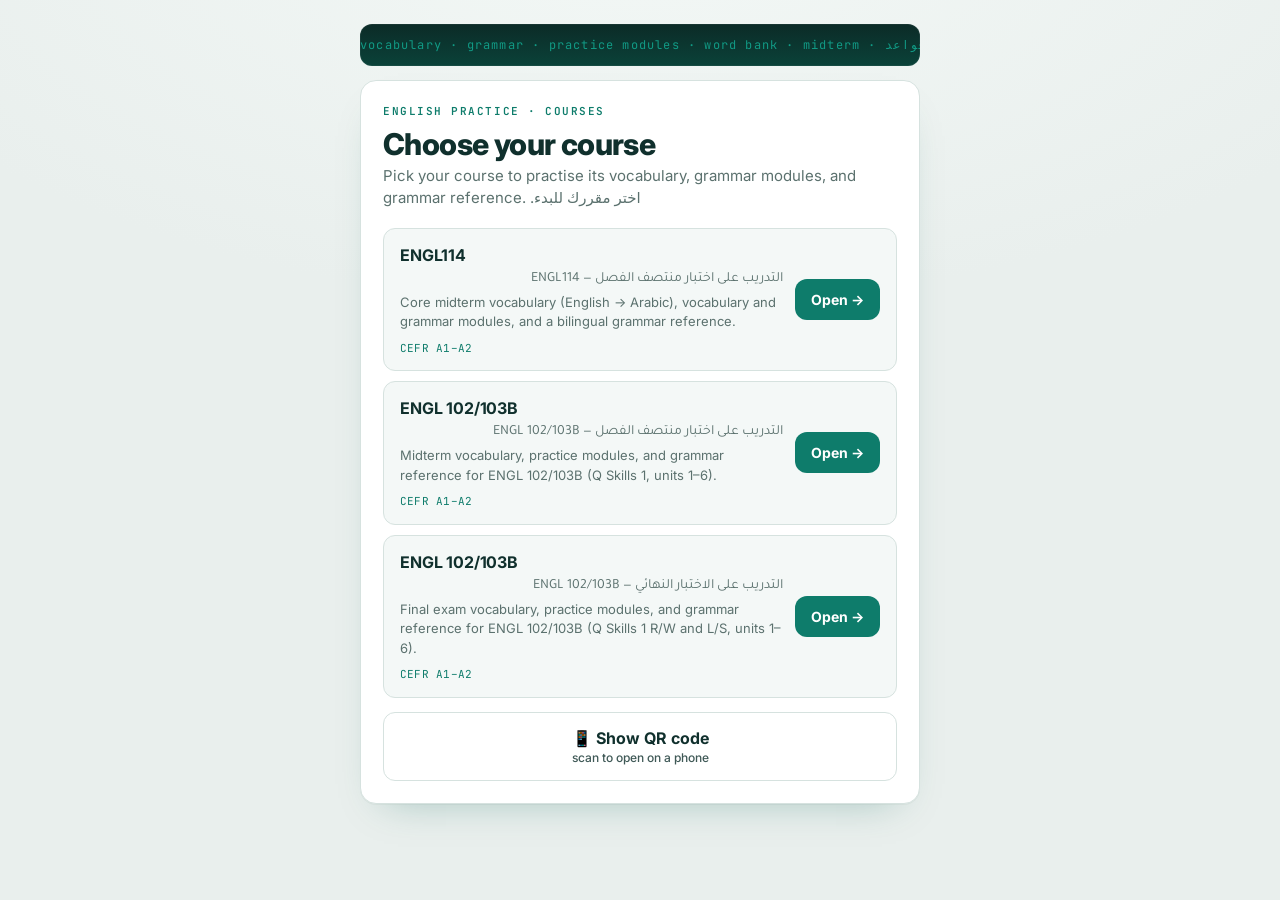
<file: index.html>
<!DOCTYPE html>
<html lang="en">
<head>
<meta charset="UTF-8">
<meta name="viewport" content="width=device-width, initial-scale=1.0">
<title>English Practice — Courses</title>
<meta name="description" content="English midterm practice for KSU courses: choose a course to practise vocabulary, grammar modules, and the grammar reference.">
<link rel="preconnect" href="https://fonts.googleapis.com">
<link rel="preconnect" href="https://fonts.gstatic.com" crossorigin>
<link href="https://fonts.googleapis.com/css2?family=Inter:wght@400;500;600;700;800&family=Tajawal:wght@400;500;700&family=JetBrains+Mono:wght@500;600&display=swap" rel="stylesheet">
<link rel="stylesheet" href="styles.css?v=2">
</head>
<body>
<div class="wrap">
  <div class="ticker" aria-hidden="true">
    <div class="track">
      <div class="strip">vocabulary · grammar · practice modules · word bank · midterm · مفردات · قواعد · </div>
      <div class="strip">vocabulary · grammar · practice modules · word bank · midterm · مفردات · قواعد · </div>
    </div>
  </div>

  <section id="home" class="card mt">
    <div class="eyebrow">English Practice · Courses</div>
    <h1>Choose your course</h1>
    <p class="lede">Pick your course to practise its vocabulary, grammar modules, and grammar reference. <span dir="rtl" lang="ar">اختر مقررك للبدء.</span></p>
    <div id="course-list" class="modlist"><div class="modloading">Loading courses…</div></div>
    <div class="mt"><button class="btn btn-ghost" id="qr-open" type="button">📱 Show QR code<span class="sub">scan to open on a phone</span></button></div>
  </section>
</div>
<div class="toast" id="toast"></div>

<div class="modal hide" id="qr-modal" role="dialog" aria-modal="true" aria-labelledby="qr-title">
  <div class="modal-backdrop" data-close></div>
  <div class="modal-card" role="document">
    <button class="modal-x" id="qr-close" type="button" aria-label="Close">×</button>
    <div class="eyebrow" id="qr-title">Scan to open on your phone</div>
    <img class="qr" src="qr-home.svg" alt="QR code linking to this site" width="240" height="240">
    <p class="qr-url"><a id="qr-link" href="https://redrezo11.github.io/engl114-vocab-quiz/" target="_blank" rel="noopener">redrezo11.github.io/engl114-vocab-quiz</a></p>
    <div class="mt"><a class="btn btn-primary" id="qr-open-link" href="https://redrezo11.github.io/engl114-vocab-quiz/">Open link</a></div>
  </div>
</div>

<script src="js/core.js?v=2"></script>
<script src="js/picker.js?v=2"></script>
</body>
</html>
</file>
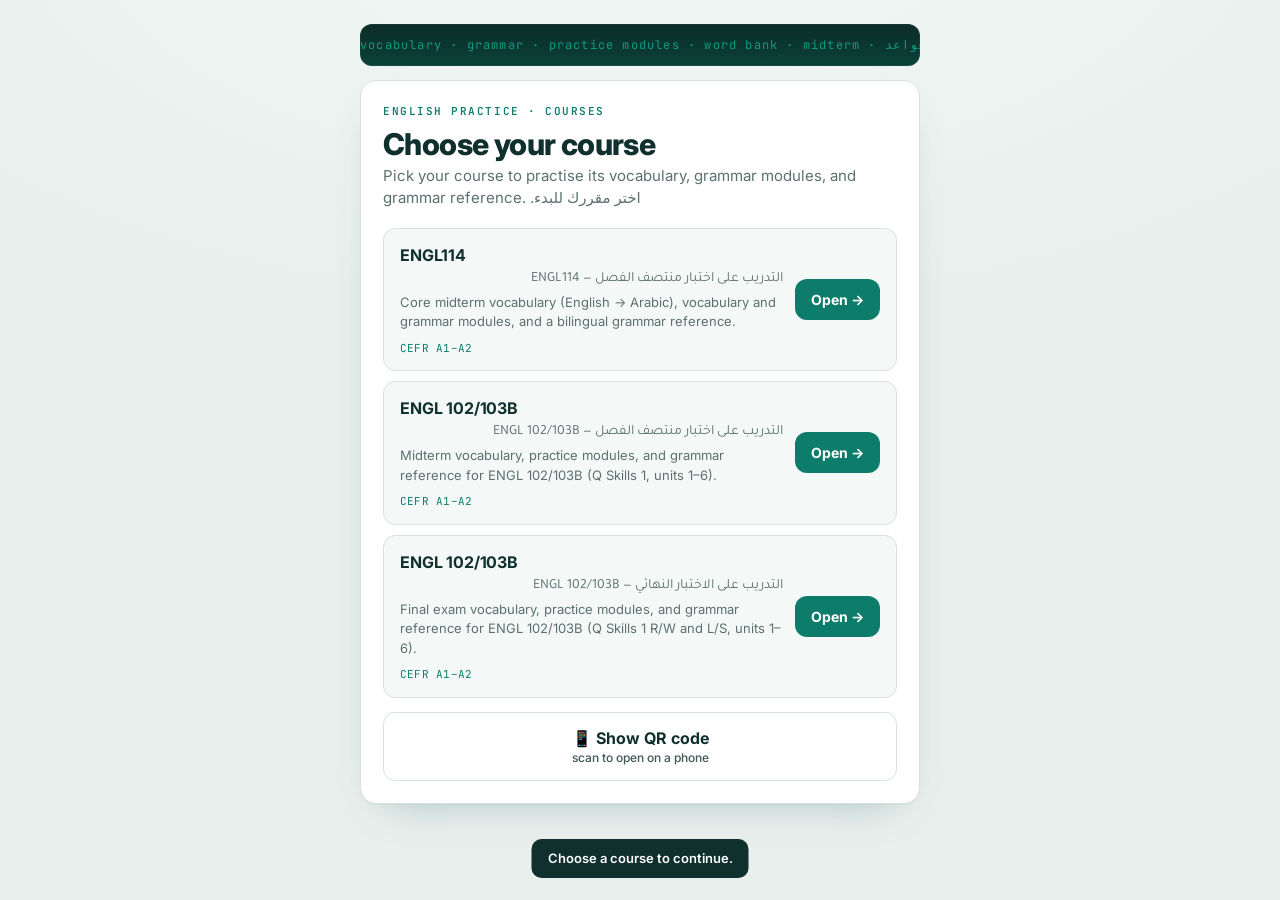
<file: course.html>
<!DOCTYPE html>
<html lang="en">
<head>
<meta charset="UTF-8">
<meta name="viewport" content="width=device-width, initial-scale=1.0">
<title>Word Bank</title>
<meta name="description" content="Course home: self-test the core midterm vocabulary (English word to Arabic meaning), plus links to the vocabulary and grammar modules and the grammar reference.">
<link rel="preconnect" href="https://fonts.googleapis.com">
<link rel="preconnect" href="https://fonts.gstatic.com" crossorigin>
<link href="https://fonts.googleapis.com/css2?family=Inter:wght@400;500;600;700;800&family=Tajawal:wght@400;500;700&family=JetBrains+Mono:wght@500;600&display=swap" rel="stylesheet">
<link rel="stylesheet" href="styles.css?v=2">
</head>
<body>
<div class="wrap">
  <div class="ticker" aria-hidden="true">
    <div class="track">
      <div class="strip"></div>
      <div class="strip"></div>
    </div>
  </div>

  <section id="home" class="card mt">
    <div class="eyebrow" data-ec="eyebrow">Word Bank</div>
    <h1>Word Bank</h1>
    <p class="lede">Read the English word, choose its Arabic meaning. Words you miss are saved to a review pile so you can test just those later.</p>
    <div class="stats">
      <div class="stat"><div class="n" id="s-total">0</div><div class="k">words</div></div>
      <div class="stat"><div class="n" id="s-review">0</div><div class="k">to review</div></div>
      <div class="stat"><div class="n" id="s-acc">—</div><div class="k">accuracy</div></div>
    </div>
    <div class="mt hide" id="wb-notice"></div>
    <p class="field-label">Questions per round</p>
    <div class="seg" id="len-seg" role="group" aria-label="Questions per round">
      <button data-len="10" aria-pressed="false">10</button>
      <button data-len="20" aria-pressed="true">20</button>
      <button data-len="0" aria-pressed="false">All</button>
    </div>
    <div class="mt"><button class="btn btn-primary" id="start" disabled>Start practice</button></div>
    <div class="mt"><button class="btn btn-ghost" id="review" disabled>Review misses<span class="sub" id="review-sub">nothing saved yet</span></button></div>
    <div class="mt"><a class="btn btn-ghost" data-course-link href="modules.html">Practice modules →<span class="sub">vocabulary + grammar</span></a></div>
    <div class="mt"><a class="btn btn-ghost" data-course-link href="grammar-reference.html">Grammar reference →<span class="sub">study the grammar topics</span></a></div>
    <div class="footnote">
      <a class="textbtn" href="index.html">← All courses</a>
      <button class="textbtn" id="reset-misses">clear review pile</button>
      <button class="textbtn" id="reset-all">reset all progress</button>
    </div>
  </section>

  <section id="quiz" class="card mt hide">
    <div class="qtop">
      <div class="progress"><span id="bar"></span></div>
      <div class="meta" id="counter">1 / 20</div>
      <div class="score" id="score"><span class="ok">0</span> · <span class="bad">0</span></div>
      <button class="textbtn exit" id="exit">exit</button>
    </div>
    <div class="ask">What does this word mean?</div>
    <div class="term" id="term" dir="ltr">—</div>
    <div class="term-tag" id="mode-tag"></div>
    <div class="options" id="options"></div>
    <div class="verdict" id="verdict" aria-live="polite"></div>
    <div class="mt"><button class="btn btn-primary hide" id="next">Next</button></div>
  </section>

  <section id="results" class="card mt hide">
    <div class="eyebrow" id="res-eyebrow">Round complete</div>
    <div class="scorebig">
      <div class="pct" id="res-pct">0%</div>
      <div class="frac" id="res-frac">0 / 0 correct</div>
    </div>
    <div class="note" id="res-note"></div>
    <div id="res-misswrap" class="hide">
      <div class="miss-h">Missed this round</div>
      <div class="misslist" id="res-misslist"></div>
    </div>
    <div class="mt"><button class="btn btn-primary" id="again">Practice again</button></div>
    <div class="mt row">
      <button class="btn btn-ghost" id="res-review" style="flex:1">Review misses</button>
      <button class="btn btn-ghost" id="home-btn" style="flex:1">Home</button>
    </div>
  </section>
</div>
<div class="toast" id="toast"></div>

<script src="js/core.js?v=2"></script>
<script src="js/wordbank.js?v=2"></script>
</body>
</html>
</file>
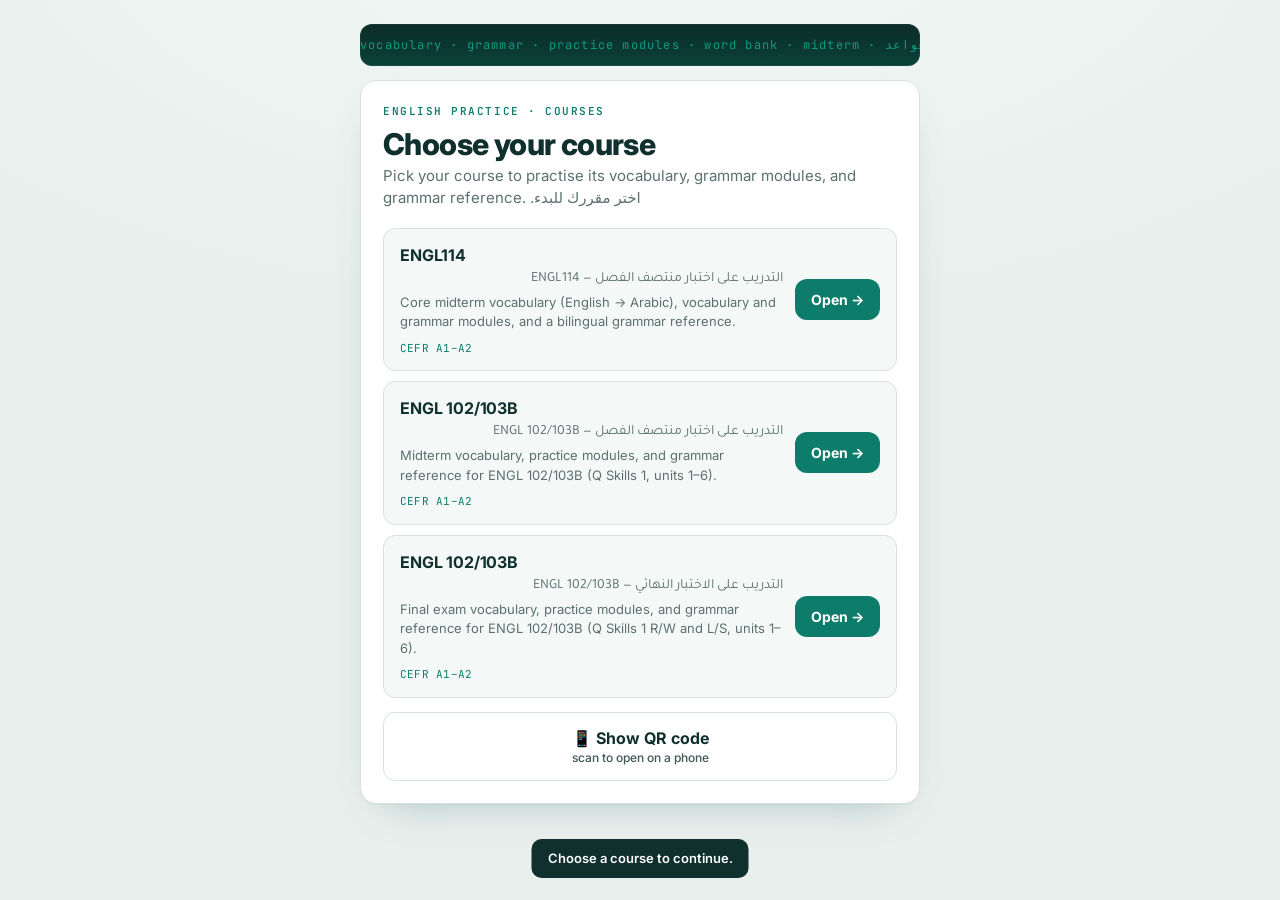
<file: grammar-reference.html>
<!DOCTYPE html>
<html lang="en" dir="ltr">
<head>
<meta charset="UTF-8">
<meta name="viewport" content="width=device-width, initial-scale=1.0">
<title>Grammar Reference</title>
<meta name="description" content="Bilingual (English/Arabic) grammar reference: topics with explanations, structures, examples, and common mistakes.">
<link rel="preconnect" href="https://fonts.googleapis.com">
<link rel="preconnect" href="https://fonts.gstatic.com" crossorigin>
<link href="https://fonts.googleapis.com/css2?family=Inter:wght@400;500;600;700;800&family=Tajawal:wght@400;500;700&family=JetBrains+Mono:wght@500;600&display=swap" rel="stylesheet">
<link rel="stylesheet" href="styles.css?v=2">
</head>
<body class="mc">
<div class="wrap">
  <div class="ticker" aria-hidden="true">
    <div class="track">
      <div class="strip"></div>
      <div class="strip"></div>
    </div>
  </div>

  <section class="card mt">
    <div class="eyebrow" data-ec="eyebrow">Grammar Reference</div>
    <h1>Grammar Reference</h1>
    <p class="lede">The midterm grammar topics — short bilingual explanations, structures, examples, and common mistakes. Tap a topic to open it. <span dir="rtl" lang="ar">اضغط على أي موضوع لعرض شرحه.</span></p>
    <div id="gref-jump" class="gref-jump" aria-label="Jump to topic"></div>
    <div id="gref-list" class="gref-list mt"><div class="modloading">Loading grammar topics…</div></div>
    <div class="footnote">
      <a class="textbtn" data-course-link href="course.html">← Course home</a>
      <a class="textbtn" data-course-link href="modules.html">Practice modules</a>
      <a class="textbtn" href="index.html">All courses</a>
    </div>
  </section>
</div>
<script src="js/core.js?v=2"></script>
<script src="js/grammar-reference.js?v=2"></script>
</body>
</html>
</file>
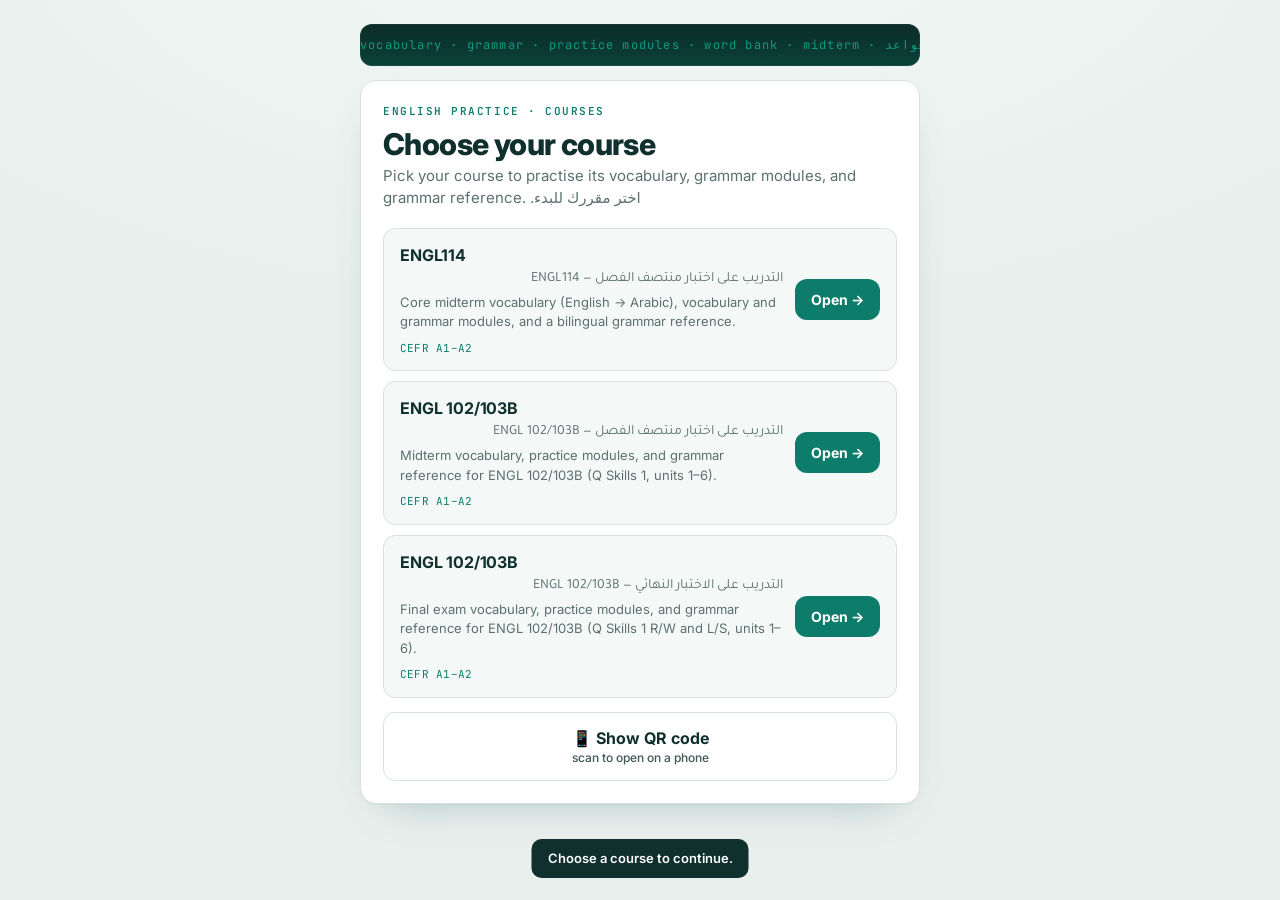
<file: modules.html>
<!DOCTYPE html>
<html lang="en" dir="ltr">
<head>
<meta charset="UTF-8">
<meta name="viewport" content="width=device-width, initial-scale=1.0">
<title>Modules</title>
<meta name="description" content="English multiple-choice vocabulary and grammar modules, with bilingual hints and feedback for Saudi EFL learners.">
<link rel="preconnect" href="https://fonts.googleapis.com">
<link rel="preconnect" href="https://fonts.gstatic.com" crossorigin>
<link href="https://fonts.googleapis.com/css2?family=Inter:wght@400;500;600;700;800&family=Tajawal:wght@400;500;700&family=JetBrains+Mono:wght@500;600&display=swap" rel="stylesheet">
<link rel="stylesheet" href="styles.css?v=2">
</head>
<body class="mc">
<div class="wrap">
  <div class="ticker" aria-hidden="true">
    <div class="track">
      <div class="strip"></div>
      <div class="strip"></div>
    </div>
  </div>

  <!-- MODULE LIST -->
  <section id="list" class="card mt">
    <div class="eyebrow" data-ec="eyebrow">Modules</div>
    <h1>Practice Modules</h1>
    <p class="lede">Pick <b>Vocabulary</b> or <b>Grammar</b>, then choose a module. Each is a set of English multiple-choice questions. Wrong answers give you an explanation, and you can press <b>Hint</b> for help — feedback is in Arabic + English.</p>
    <div class="seg" id="cat-seg" role="group" aria-label="Module type">
      <button data-cat="vocabulary" aria-pressed="true">Vocabulary</button>
      <button data-cat="grammar" aria-pressed="false">Grammar</button>
    </div>
    <p class="field-label mt">Questions per round</p>
    <div class="seg" id="len-seg" role="group" aria-label="Questions per round">
      <button data-len="10" aria-pressed="false">10</button>
      <button data-len="20" aria-pressed="false">20</button>
      <button data-len="0" aria-pressed="true">All</button>
    </div>
    <div class="mt hide" id="gref-wrap"><a class="gref-link" data-course-link href="grammar-reference.html">📖 Grammar reference →</a></div>
    <div id="modlist" class="modlist mt"><div class="modloading">Loading modules…</div></div>
    <div class="footnote">
      <a class="textbtn" data-course-link href="course.html">← Course home</a>
      <a class="textbtn" href="index.html">All courses</a>
    </div>
  </section>

  <!-- QUIZ -->
  <section id="quiz" class="card mt hide">
    <div class="qtop">
      <div class="progress"><span id="bar"></span></div>
      <div class="meta" id="counter">1 / 20</div>
      <div class="score" id="score"><span class="ok">0</span> · <span class="bad">0</span></div>
      <button class="textbtn exit" id="exit">exit</button>
    </div>
    <div class="ask" id="mod-name">Module</div>
    <div class="prompt" id="prompt" dir="auto">—</div>
    <div class="hintrow">
      <button class="btn btn-hint hide" id="hint-btn" type="button">💡 Hint</button>
    </div>
    <div class="hint hide" id="hint" dir="auto" aria-live="polite"></div>
    <div class="options" id="options"></div>
    <div class="verdict" id="verdict" dir="auto" aria-live="polite"></div>
    <div class="mt"><button class="btn btn-primary hide" id="next">Next</button></div>
  </section>

  <!-- RESULTS -->
  <section id="results" class="card mt hide">
    <div class="eyebrow" id="res-eyebrow">Round complete</div>
    <div class="scorebig">
      <div class="pct" id="res-pct">0%</div>
      <div class="frac" id="res-frac">0 / 0 correct</div>
    </div>
    <div class="note" id="res-note"></div>
    <div id="res-misswrap" class="hide">
      <div class="miss-h">Missed this round</div>
      <div class="misslist" id="res-misslist"></div>
    </div>
    <div class="mt"><button class="btn btn-primary" id="again">Practice again</button></div>
    <div class="mt row">
      <button class="btn btn-ghost" id="res-review" style="flex:1">Review misses</button>
      <button class="btn btn-ghost" id="list-btn" style="flex:1">All modules</button>
    </div>
  </section>
</div>
<div class="toast" id="toast"></div>
<script src="js/core.js?v=2"></script>
<script src="js/modules.js?v=2"></script>
</body>
</html>
</file>
<file: styles.css>
:root{
    --paper:#e9efed; --surface:#ffffff; --surface-2:#f4f8f7;
    --ink:#10302d; --muted:#5b716e; --line:#d6e2df;
    --primary:#0e7c6b; --primary-d:#0a5e51; --accent:#13b39a;
    --ok:#1f8f4e; --ok-bg:#e8f6ed; --ok-line:#b8e3c6;
    --bad:#cf3b3b; --bad-bg:#fbeaea; --bad-line:#f1c4c4;
    --r:16px; --shadow:0 1px 0 rgba(16,48,45,.04), 0 18px 40px -24px rgba(10,94,81,.35);
    --mono:'JetBrains Mono', ui-monospace, SFMono-Regular, Menlo, monospace;
    --sans:'Inter', system-ui, -apple-system, 'Segoe UI', sans-serif;
    --ar:'Tajawal', 'Segoe UI', Tahoma, 'Geeza Pro', 'Noto Sans Arabic', sans-serif;
  }
  *{box-sizing:border-box}
  html,body{margin:0}
  body{background:var(--paper); color:var(--ink); font-family:var(--sans);
    -webkit-font-smoothing:antialiased; line-height:1.5; min-height:100vh; padding:24px 16px 56px;
    background-image:radial-gradient(120% 80% at 50% -10%, #f3f8f6 0%, var(--paper) 55%);}
  .wrap{max-width:560px; margin:0 auto}
  .ticker{height:42px; overflow:hidden; border-radius:12px; display:flex; align-items:center;
    background:linear-gradient(180deg,#0c2b27,#0a4239); position:relative;
    box-shadow:inset 0 0 0 1px rgba(255,255,255,.05)}
  .ticker .track{display:flex; width:max-content; animation:scan 42s linear infinite}
  .ticker .strip{font-family:var(--mono); font-size:12px; letter-spacing:.1em; color:var(--accent);
    opacity:.8; white-space:nowrap; padding-right:0}
  @keyframes scan{from{transform:translateX(0)} to{transform:translateX(-50%)}}
  .card{background:var(--surface); border:1px solid var(--line); border-radius:var(--r); box-shadow:var(--shadow); padding:22px}
  .mt{margin-top:14px}
  .eyebrow{font-family:var(--mono); font-size:11px; letter-spacing:.14em; text-transform:uppercase; color:var(--primary); font-weight:600}
  h1{font-size:30px; line-height:1.1; margin:8px 0 4px; font-weight:800; letter-spacing:-.02em}
  .lede{color:var(--muted); margin:0 0 18px; font-size:15px}
  .stats{display:flex; gap:8px; margin:0 0 18px}
  .stat{flex:1; background:var(--surface-2); border:1px solid var(--line); border-radius:12px; padding:10px 12px}
  .stat .n{font-family:var(--mono); font-size:20px; font-weight:600; color:var(--ink)}
  .stat .k{font-size:11px; color:var(--muted); letter-spacing:.03em; margin-top:2px}
  .field-label{font-family:var(--mono); font-size:11px; letter-spacing:.1em; text-transform:uppercase; color:var(--muted); margin:0 0 8px}
  .seg{display:flex; gap:6px; background:var(--surface-2); padding:5px; border-radius:12px; border:1px solid var(--line)}
  .seg button{flex:1; border:0; background:transparent; color:var(--muted); font-family:var(--sans); font-weight:600;
    font-size:14px; padding:9px 4px; border-radius:8px; cursor:pointer; transition:.15s}
  .seg button[aria-pressed="true"]{background:var(--surface); color:var(--ink); box-shadow:0 1px 6px -2px rgba(10,94,81,.4)}
  .btn{display:block; width:100%; border:0; border-radius:12px; padding:15px 18px; font-family:var(--sans);
    font-size:16px; font-weight:700; cursor:pointer; transition:.15s; text-align:center}
  .btn:focus-visible{outline:3px solid var(--accent); outline-offset:2px}
  .btn-primary{background:var(--primary); color:#fff}
  .btn-primary:hover{background:var(--primary-d)}
  .btn-ghost{background:var(--surface); color:var(--ink); border:1px solid var(--line)}
  .btn-ghost:hover{border-color:var(--primary); color:var(--primary)}
  .btn:disabled{opacity:.45; cursor:not-allowed}
  .btn .sub{display:block; font-size:12px; font-weight:500; opacity:.8; margin-top:2px}
  .row{display:flex; gap:10px}
  .textbtn{background:none; border:0; color:var(--muted); font-family:var(--mono); font-size:11px; letter-spacing:.05em;
    cursor:pointer; padding:6px 4px; text-decoration:underline; text-underline-offset:3px}
  .textbtn:hover{color:var(--bad)}
  .footnote{display:flex; justify-content:center; gap:18px; margin-top:14px}
  .qtop{display:flex; align-items:center; gap:12px; margin-bottom:14px}
  .progress{flex:1; height:8px; background:var(--surface); border:1px solid var(--line); border-radius:99px; overflow:hidden}
  .progress span{display:block; height:100%; background:linear-gradient(90deg,var(--primary),var(--accent)); width:0; transition:width .3s}
  .meta{font-family:var(--mono); font-size:12px; color:var(--muted); white-space:nowrap}
  .score{font-family:var(--mono); font-size:12px; white-space:nowrap}
  .score .ok{color:var(--ok)} .score .bad{color:var(--bad)}
  .exit{margin-left:auto}
  .ask{font-family:var(--mono); font-size:11px; letter-spacing:.12em; text-transform:uppercase; color:var(--muted)}
  .term{font-size:34px; font-weight:800; letter-spacing:-.02em; margin:6px 0 2px; word-wrap:break-word}
  .term-tag{font-family:var(--mono); font-size:11px; color:var(--primary)}
  .options{display:flex; flex-direction:column; gap:10px; margin-top:18px}
  .opt{position:relative; text-align:right; background:var(--surface); border:1.5px solid var(--line); border-radius:12px;
    padding:14px 16px 14px 44px; cursor:pointer; transition:.12s; min-height:54px; display:flex; align-items:center; justify-content:flex-end}
  .opt .txt{font-family:var(--ar); font-size:19px; font-weight:500; direction:rtl; color:var(--ink)}
  .opt .key{position:absolute; left:12px; top:50%; transform:translateY(-50%); width:22px; height:22px; border-radius:6px;
    background:var(--surface-2); border:1px solid var(--line); font-family:var(--mono); font-size:11px; color:var(--muted);
    display:flex; align-items:center; justify-content:center}
  .opt:hover:not(:disabled){border-color:var(--primary)}
  .opt:focus-visible{outline:3px solid var(--accent); outline-offset:2px}
  .opt:disabled{cursor:default}
  .opt.correct{background:var(--ok-bg); border-color:var(--ok-line)}
  .opt.correct .txt{color:var(--ok); font-weight:700}
  .opt.correct .key{background:var(--ok); border-color:var(--ok); color:#fff}
  .opt.wrong{background:var(--bad-bg); border-color:var(--bad-line)}
  .opt.wrong .txt{color:var(--bad)}
  .opt.wrong .key{background:var(--bad); border-color:var(--bad); color:#fff}
  .verdict{display:flex; align-items:center; gap:10px; margin-top:16px; min-height:24px; font-weight:600; font-size:15px}
  .verdict.ok{color:var(--ok)} .verdict.bad{color:var(--bad)}
  .verdict .badge{font-family:var(--mono); font-size:11px; padding:3px 8px; border-radius:6px}
  .verdict.ok .badge{background:var(--ok-bg); color:var(--ok)}
  .verdict.bad .badge{background:var(--bad-bg); color:var(--bad)}
  .scorebig{text-align:center; padding:8px 0 4px}
  .scorebig .pct{font-family:var(--mono); font-size:52px; font-weight:600; line-height:1}
  .scorebig .frac{color:var(--muted); font-family:var(--mono); font-size:14px; margin-top:6px}
  .note{text-align:center; background:var(--surface-2); border:1px solid var(--line); border-radius:12px; padding:12px; margin:16px 0; font-size:14px; color:var(--muted)}
  .note b{color:var(--ink)}
  .misslist{margin:14px 0 4px; max-height:240px; overflow:auto; border:1px solid var(--line); border-radius:12px}
  .miss{display:flex; align-items:center; gap:10px; padding:10px 14px; border-bottom:1px solid var(--line)}
  .miss:last-child{border-bottom:0}
  .miss .en{font-weight:700; font-size:14px}
  .miss .ar{margin-left:auto; font-family:var(--ar); direction:rtl; color:var(--muted); font-size:15px; text-align:right}
  .miss-h{font-family:var(--mono); font-size:11px; letter-spacing:.1em; text-transform:uppercase; color:var(--muted); margin:18px 0 8px}
  .toast{position:fixed; left:50%; bottom:22px; transform:translate(-50%,20px); background:var(--ink); color:#fff;
    padding:10px 16px; border-radius:10px; font-size:13px; font-weight:600; opacity:0; pointer-events:none; transition:.25s; z-index:9}
  .toast.show{opacity:1; transform:translate(-50%,0)}
  .hide{display:none !important}
  @media (max-width:420px){ h1{font-size:26px} .term{font-size:28px} .opt .txt{font-size:17px} }
  @media (prefers-reduced-motion:reduce){ .ticker .track{animation:none} *{transition:none !important} }

  /* ===== English multiple-choice modules page (body.mc) ===== */
  a.btn{text-decoration:none}
  /* Module list */
  .modlist{display:flex; flex-direction:column; gap:10px}
  .modloading, .modempty{color:var(--muted); font-size:14px; padding:14px; text-align:center;
    background:var(--surface-2); border:1px solid var(--line); border-radius:12px}
  .modcard{background:var(--surface-2); border:1px solid var(--line); border-radius:12px; padding:14px 16px;
    display:flex; align-items:center; gap:12px; flex-wrap:wrap}
  .modmain{flex:1; min-width:180px}
  .modtitle{font-weight:700; font-size:16px; letter-spacing:-.01em}
  .moddesc{color:var(--muted); font-size:13px; margin-top:3px}
  .modmeta{font-family:var(--mono); font-size:11px; color:var(--primary); margin-top:8px; letter-spacing:.02em}
  .modactions{display:flex; gap:8px; flex-shrink:0}
  .modactions .btn{width:auto; padding:10px 16px; font-size:14px}

  /* Question prompt (English, LTR, with room for Arabic in-line) */
  .mc .prompt{font-size:20px; font-weight:700; line-height:1.35; margin:8px 0 2px; word-wrap:break-word; font-family:var(--sans)}
  .hintrow{margin-top:12px}
  .btn-hint{width:auto; display:inline-block; padding:9px 14px; font-size:14px; font-weight:600;
    background:var(--surface-2); color:var(--primary); border:1px solid var(--line)}
  .btn-hint:hover:not(:disabled){border-color:var(--primary)}
  .btn-hint:disabled{opacity:.55; cursor:default}
  .hint{margin-top:10px; background:#f4f8f7; border:1px solid var(--line); border-left:3px solid var(--accent);
    border-radius:10px; padding:12px 14px; font-size:15px; line-height:1.6; color:var(--ink)}
  .hint ul{margin:0; padding-left:18px}
  .hint li{margin:2px 0}
  .hint-topic{display:inline-block; margin-top:10px; font-weight:600; font-size:14px; color:var(--primary);
    text-decoration:none; border:1px solid var(--accent); background:#fff; padding:8px 12px; border-radius:8px}
  .hint-topic:hover{background:var(--surface-2); text-decoration:none}

  /* English options: LTR, sans font, key on the left */
  .mc .opt{text-align:left; justify-content:flex-start; padding:14px 16px 14px 44px}
  .mc .opt .txt{font-family:var(--sans); font-size:16px; font-weight:600; direction:ltr}

  /* Verdict/feedback: allow long bilingual text to wrap naturally */
  .mc .verdict{align-items:flex-start; font-weight:500; line-height:1.55; display:block}
  .mc .verdict .badge{display:inline-block; margin-right:8px; vertical-align:middle; font-weight:600}
  .mc .miss .ar{font-family:var(--sans); direction:ltr; text-align:left}

  /* ===== QR modal ===== */
  .modal{position:fixed; inset:0; z-index:50; display:flex; align-items:center; justify-content:center; padding:20px}
  .modal-backdrop{position:absolute; inset:0; background:rgba(10,43,39,.55); backdrop-filter:blur(2px)}
  .modal-card{position:relative; background:var(--surface); border:1px solid var(--line); border-radius:var(--r);
    box-shadow:var(--shadow); padding:24px 22px; width:100%; max-width:320px; text-align:center; animation:pop .18s ease-out}
  @keyframes pop{from{transform:scale(.94); opacity:0} to{transform:scale(1); opacity:1}}
  .modal-x{position:absolute; top:8px; right:10px; border:0; background:none; color:var(--muted);
    font-size:26px; line-height:1; cursor:pointer; padding:4px 8px; border-radius:8px}
  .modal-x:hover{color:var(--ink)}
  .modal-card .eyebrow{margin-bottom:14px}
  .qr{display:block; width:240px; height:240px; max-width:100%; margin:0 auto; border-radius:8px;
    background:#fff; image-rendering:pixelated}
  .qr-url{font-family:var(--mono); font-size:12px; color:var(--muted); word-break:break-all; margin:14px 0 0}
  .qr-url a{color:var(--primary); text-decoration:none}
  .qr-url a:hover{text-decoration:underline}
  .modal-card a.btn{text-decoration:none}

  /* ===== Grammar reference (accordion + jump index) ===== */
  .gref-jump{display:flex; flex-wrap:wrap; gap:6px}
  .gref-chip{border:1px solid var(--line); background:var(--surface-2); color:var(--primary);
    font-family:var(--sans); font-weight:600; font-size:12px; padding:6px 10px; border-radius:99px; cursor:pointer}
  .gref-chip:hover{border-color:var(--primary)}
  .gref-list{display:flex; flex-direction:column; gap:8px}
  .acc-item{border:1px solid var(--line); border-radius:12px; overflow:hidden; background:var(--surface)}
  .acc-item:target{border-color:var(--primary); box-shadow:0 0 0 2px rgba(19,179,154,.18)}
  .acc-head{width:100%; display:flex; align-items:center; gap:10px; text-align:left; cursor:pointer;
    border:0; background:var(--surface-2); padding:12px 14px; font-family:var(--sans)}
  .acc-head:hover{background:#eef4f2}
  .acc-htxt{flex:1; display:flex; flex-direction:column; gap:2px}
  .acc-en{font-weight:700; font-size:15px; color:var(--ink)}
  .acc-ar{font-family:var(--ar); font-size:14px; color:var(--muted)}
  .acc-caret{color:var(--muted); font-size:13px; transition:transform .15s}
  .acc-head[aria-expanded="true"] .acc-caret{transform:rotate(90deg); color:var(--primary)}
  .acc-body{display:none; padding:14px; border-top:1px solid var(--line)}
  .acc-body.open{display:block}
  .gref-bi{margin:0 0 6px}
  .gref-bi .en{font-size:15px; color:var(--ink); line-height:1.5}
  .gref-bi .ar{font-family:var(--ar); font-size:15px; color:var(--muted); line-height:1.7; margin-top:2px}
  .gref-explain .en{font-weight:600}
  .gref-label{font-family:var(--mono); font-size:10px; letter-spacing:.1em; text-transform:uppercase;
    color:var(--primary); margin:14px 0 6px}
  .gref-structure{font-family:var(--mono); font-size:13px; background:var(--surface-2); border:1px solid var(--line);
    border-radius:8px; padding:10px 12px; color:var(--ink); white-space:pre-wrap; word-break:break-word}
  .gref-ex{background:var(--ok-bg); border:1px solid var(--ok-line); border-radius:8px; padding:8px 10px; margin:0 0 6px}
  .gref-ex .en{font-weight:600}
  .gref-mis{background:var(--bad-bg); border:1px solid var(--bad-line); border-radius:8px; padding:8px 10px; margin:0 0 6px}
  .gref-mis .en{font-weight:600}
  /* contextual grammar-reference link on the modules Grammar tab */
  .gref-link{display:inline-block; margin-top:2px; font-weight:600; color:var(--primary); text-decoration:none;
    font-size:14px; border:1px solid var(--line); background:var(--surface-2); padding:9px 14px; border-radius:10px}
  .gref-link:hover{border-color:var(--primary)}

  /* ===== Course picker (index.html) ===== */
  .course-card .modtitle{display:flex; align-items:center; flex-wrap:wrap; gap:8px}
  .course-ar{font-family:var(--ar); font-size:14px; color:var(--muted); margin-top:2px}
  .tag-soon{font-family:var(--mono); font-size:10px; font-weight:600; letter-spacing:.06em; text-transform:uppercase;
    color:var(--primary); background:var(--ok-bg); border:1px solid var(--ok-line); border-radius:99px; padding:2px 8px}
  /* Reserved: .gref-actions — per-topic Practice / Slides / CCQ row on the grammar reference
     (activated by sections.grammar.manifest in course.json; see documentations/course-authoring-guide.md). */
</file>
